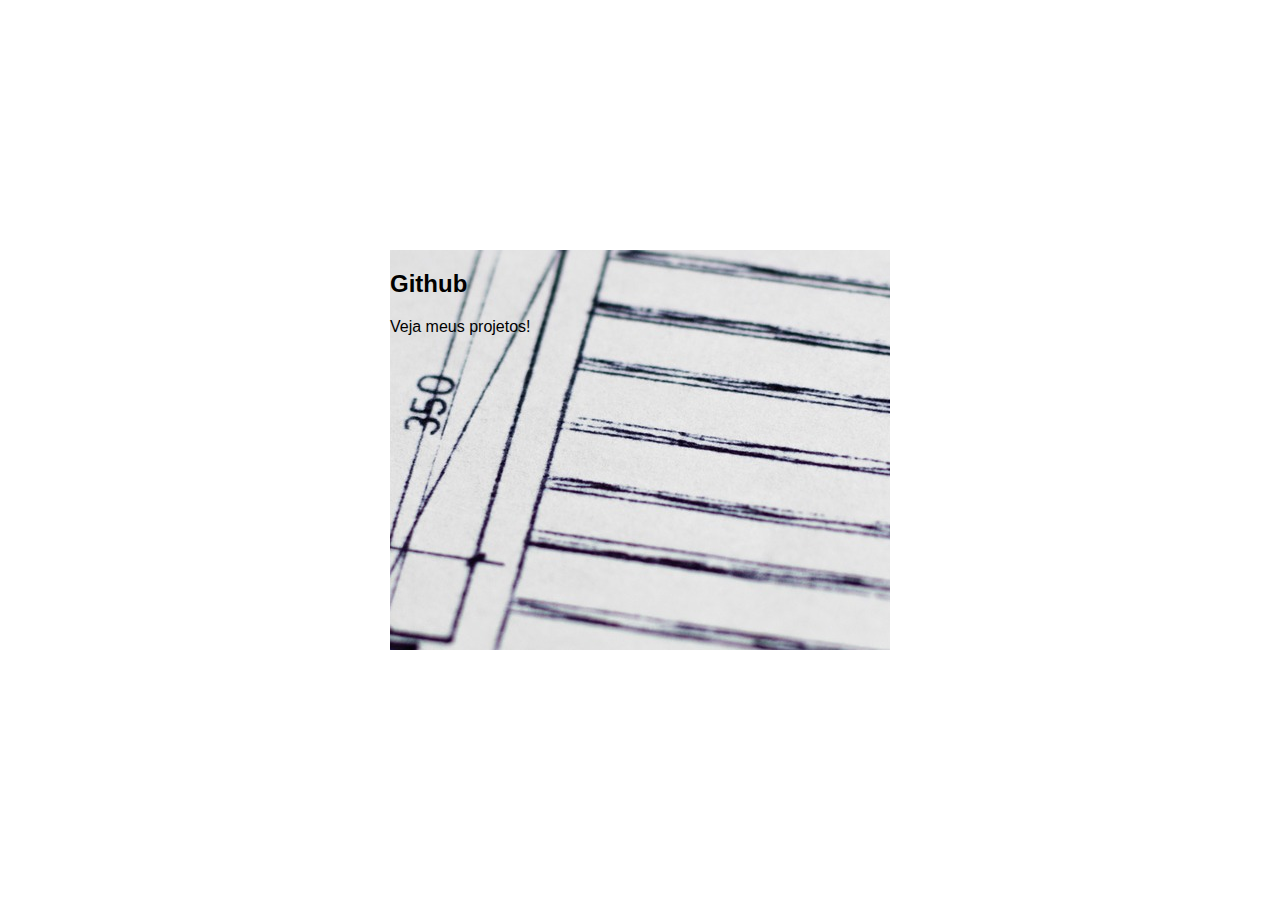
<file: projetos/desenvolvendo-um-menu-hamburguer-e-morphing-menu-com-css-transitions/index.html>
<!DOCTYPE html>
<html lang="pt-br">
<head>
	<meta charset="utf-8">
	<meta name="viewport" content="width=device-width, initial-scale=1">
	<link rel="stylesheet" type="text/css" href="style/style.css">
	<title></title>
</head>
<body>
	<div class="container">
		
		<div class="card">
			<div class="card-wrapper">
				<h2>Github</h2>
				<p>Veja meus projetos!</p>
			</div>
		</div>
	</div>

</body>
</html>
</file>
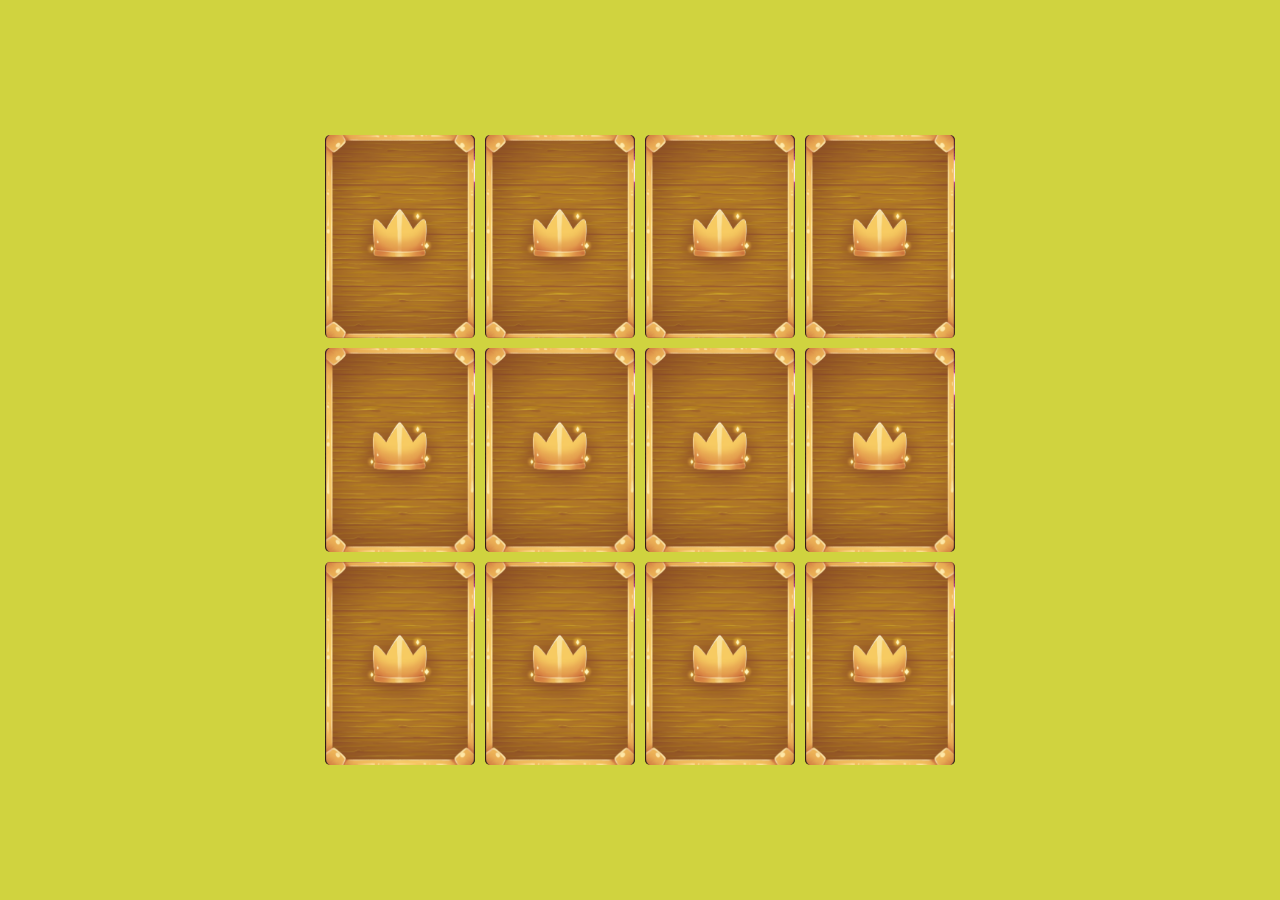
<file: projetos/jogo-da-memoria-braw-stars/index.html>
<!DOCTYPE html>
<html lang="pt-br">
<head>
    <meta charset="UTF-8">
    <meta name="viewport" content="width=device-width, initial-scale=1.0">
    <link rel="stylesheet" href="style/style.css">
    <title>Jogo da Memória</title>
</head>
<body>
    <main class="memory-game">
        <div class="card" data-card="jessie">
            <img src="resources/img/jessie.png" alt="face da carta" class="card-front">
            <img src="resources/img/box.png" alt="verso da carta" class="card-back">
        </div>
        <div class="card" data-card="colt">
            <img src="resources/img/colt.png" alt="face da carta" class="card-front">
            <img src="resources/img/box.png" alt="verso da carta" class="card-back">
        </div>
        <div class="card" data-card="shelly">
            <img src="resources/img/shelly.png" alt="face da carta" class="card-front">
            <img src="resources/img/box.png" alt="verso da carta" class="card-back">
        </div>
        <div class="card" data-card="bull">
            <img src="resources/img/bull.png" alt="face da carta" class="card-front">
            <img src="resources/img/box.png" alt="verso da carta" class="card-back">
        </div>
        <div class="card" data-card="bull">
            <img src="resources/img/bull.png" alt="face da carta" class="card-front">
            <img src="resources/img/box.png" alt="verso da carta" class="card-back">
        </div>
        <div class="card" data-card="colt">
            <img src="resources/img/colt.png" alt="face da carta" class="card-front">
            <img src="resources/img/box.png" alt="verso da carta" class="card-back">
        </div>
        <div class="card" data-card="shelly">
            <img src="resources/img/shelly.png" alt="face da carta" class="card-front">
            <img src="resources/img/box.png" alt="verso da carta" class="card-back">
        </div>
        <div class="card" data-card="jessie">
            <img src="resources/img/jessie.png" alt="face da carta" class="card-front">
            <img src="resources/img/box.png" alt="verso da carta" class="card-back">
        </div>
        <div class="card" data-card="max">
            <img src="resources/img/max.png" alt="face da carta" class="card-front">
            <img src="resources/img/box.png" alt="verso da carta" class="card-back">
        </div>
        <div class="card" data-card="penny">
            <img src="resources/img/penny.png" alt="face da carta" class="card-front">
            <img src="resources/img/box.png" alt="verso da carta" class="card-back">
        </div>
        <div class="card" data-card="max">
            <img src="resources/img/max.png" alt="face da carta" class="card-front">
            <img src="resources/img/box.png" alt="verso da carta" class="card-back">
        </div>
        <div class="card" data-card="penny">
            <img src="resources/img/penny.png" alt="face da carta" class="card-front">
            <img src="resources/img/box.png" alt="verso da carta" class="card-back">
        </div>
    </main>
    <script src="js/script.js"></script>
</body>
</html>
</file>
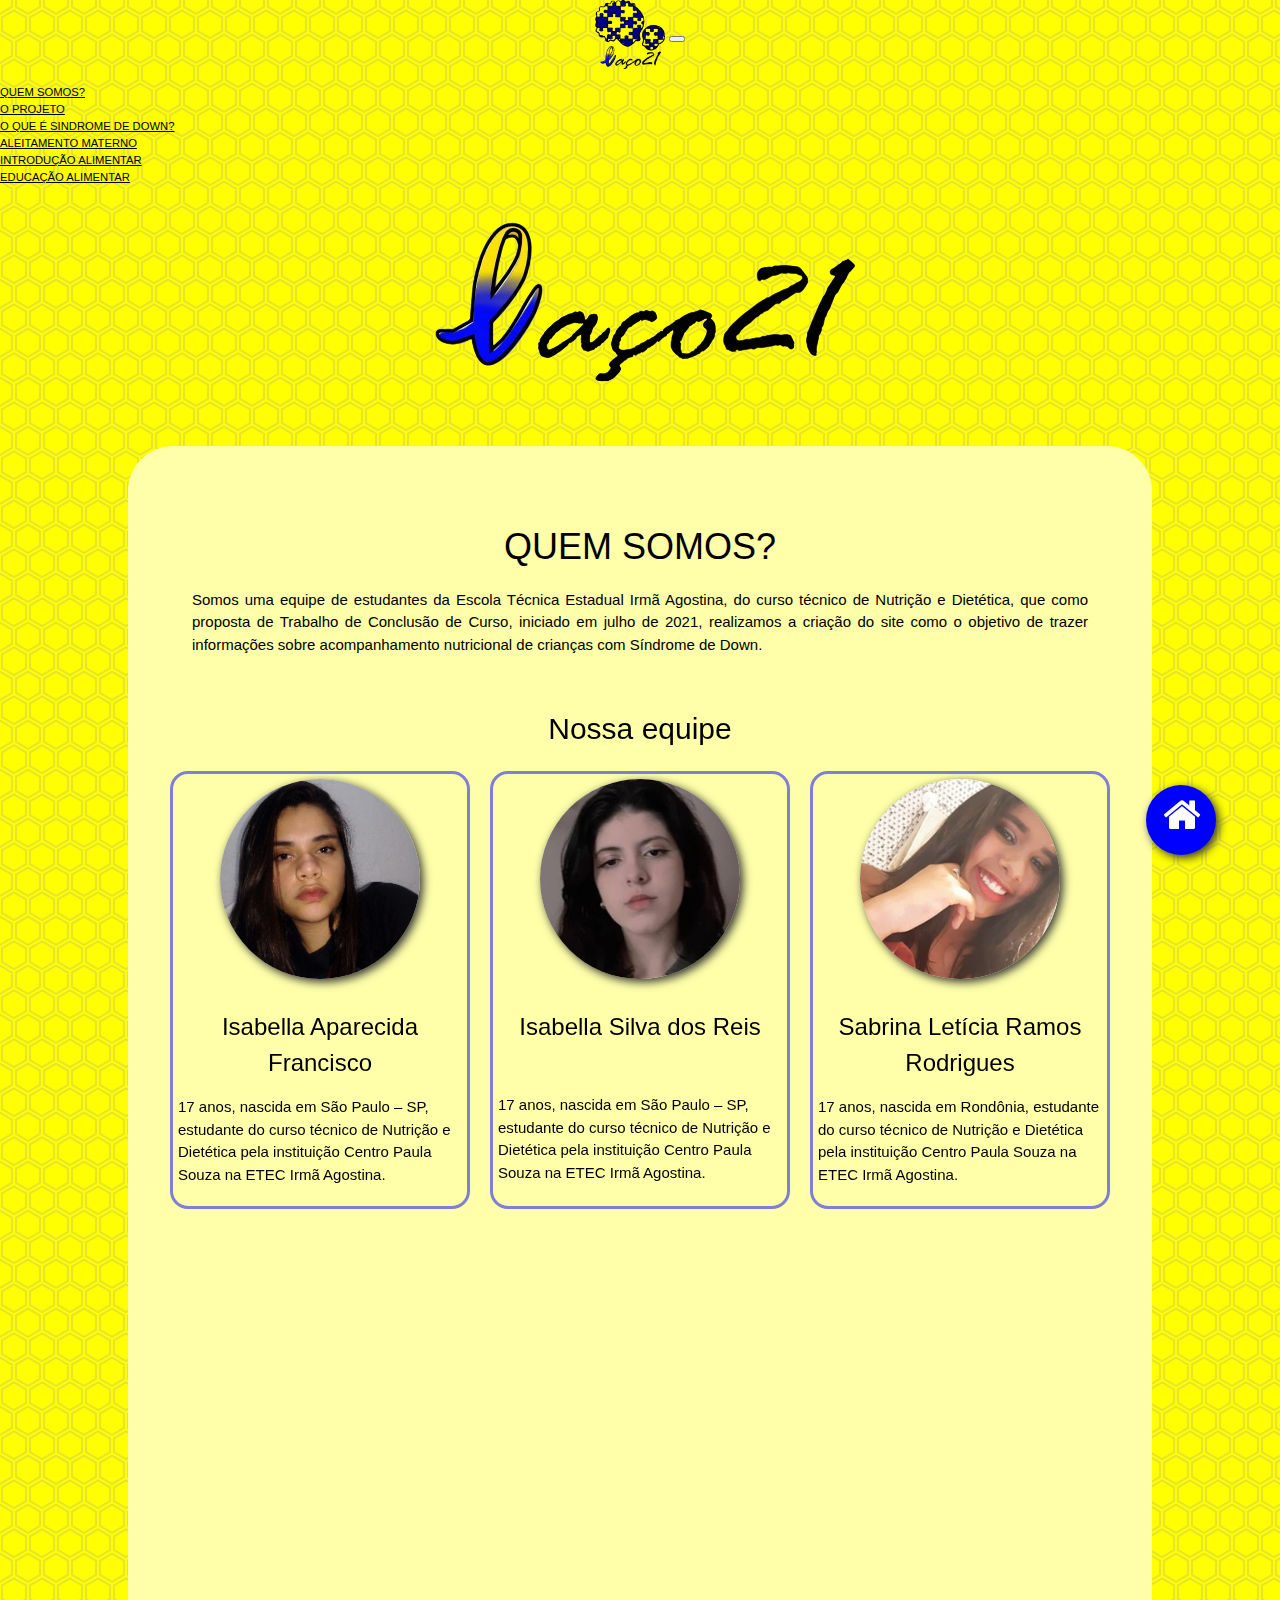
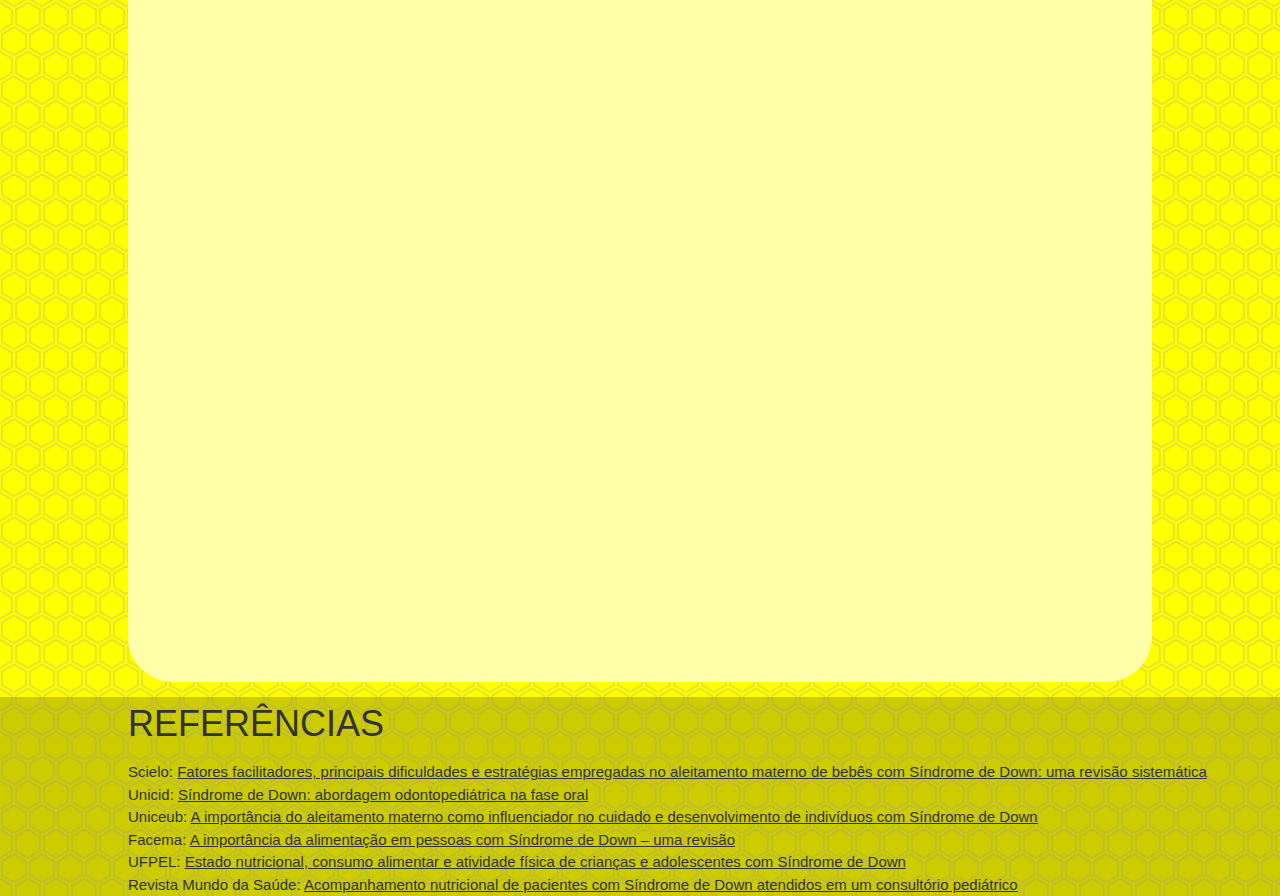
<file: projetos/laco21/index.html>
<!DOCTYPE html>
	<html lang="pt-br">
	<head>
		<meta charset="UTF-8">
	    <meta name="viewport" content="width=device-width, initial-scale=1, shrink-to-fit=no">

	    <link rel="icon" type="imagem/png" href="resources/icone-laco21-sem-fundo.png" />

	    <link rel="stylesheet" href="https://stackpath.bootstrapcdn.com/bootstrap/4.1.3/css/bootstrap.min.css" integrity="sha384-MCw98/SFnGE8fJT3GXwEOngsV7Zt27NXFoaoApmYm81iuXoPkFOJwJ8ERdknLPMO" crossorigin="anonymous">
		<link rel="stylesheet" href="style/style.css">

		<link rel="stylesheet" href="https://www.w3schools.com/w3css/4/w3.css">
		<link rel="stylesheet" href="https://cdnjs.cloudflare.com/ajax/libs/font-awesome/4.7.0/css/font-awesome.min.css">

		<link rel="stylesheet" href="https://unpkg.com/aos@next/dist/aos.css" />

		<title>Laço 21</title>
	</head>
	<body>
		<nav class="navbar navbar-expand-lg navbar-light navbar-fixed-top">
			<div class="container">
				<a class="navbar-brand" href="#"> <img id="icone-logo" src="resources/logo-laco21-sem-fundo.png"></a>
				<button class="navbar-toggler" type="button" data-toggle="collapse" data-target="#links-menu" aria-controls="links-menu" aria-expanded="false" aria-label="Alterna navegação">
	    			<span class="navbar-toggler-icon"></span>
	  			</button>
				<nav id="links-menu" class="collapse navbar-collapse">
					<ul class="nav navbar-nav ml-auto">
						<li class="nav-item"><a class="nav-link" href="index.html">QUEM SOMOS?<span class="sr-only">(current)</span></a></li>
						<li class="nav-item"><a class="nav-link" href="o-projeto.html">O PROJETO<span class="sr-only">(current)</span></a></li>
						<li class="nav-item"><a class="nav-link" href="o-que-e-sindrome-de-down.html">O QUE É SINDROME DE DOWN?<span class="sr-only">(current)</span></a></li>
						<li class="nav-item"><a class="nav-link" href="aleitamento-materno.html">ALEITAMENTO MATERNO<span class="sr-only">(current)</span></a></li>
						<li class="nav-item"><a class="nav-link" href="introducao-alimentar.html">INTRODUÇÃO ALIMENTAR<span class="sr-only">(current)</span></a></li>
						<li class="nav-item"><a class="nav-link" href="educacao-alimentar.html">EDUCAÇÃO ALIMENTAR<span class="sr-only">(current)</span></a></li>
					</ul>	
				</nav>
			</div>
		</nav>

		<div class="header">
			<img src="resources/titulo-laco21-sem-fundo.png">
		</div>

		<div class="corpo" data-aos="fade-up">
			<h1 id="quem-somos">QUEM SOMOS?</h1>
			<section class="content">
				<p>Somos uma equipe de estudantes da Escola Técnica Estadual Irmã Agostina, do curso técnico de Nutrição e Dietética, que como proposta de Trabalho de Conclusão de Curso, iniciado em julho de 2021, realizamos a criação do site como o objetivo de trazer informações sobre acompanhamento nutricional de crianças com Síndrome de Down.</p>
			</section>

			<h2 data-aos="fade-up">Nossa equipe</h2>
			<section id="nossa-equipe" data-aos="fade-up">
				<div class="aluno">
					<img src="resources/foto-isabella-aparecida-francisco.jpg">
					<h3>Isabella Aparecida Francisco</h3>
					<p>17 anos, nascida em São Paulo – SP, estudante do curso técnico de Nutrição e Dietética pela instituição Centro Paula Souza na ETEC Irmã Agostina.</p>
				</div>
			
				<div class="aluno">
					<img src="resources/foto-isabella-silva-dos-reis.jpg">
					<h3>Isabella Silva dos Reis</h3>
					<p>17 anos, nascida em São Paulo – SP, estudante do curso técnico de Nutrição e Dietética pela instituição Centro Paula Souza na ETEC Irmã Agostina.</p>	
				</div>
				
				<div class="aluno">
					<img src="resources/foto-sabrina-leticia-ramos-rodrigues.jpg">
					<h3>Sabrina Letícia Ramos Rodrigues</h3>
					<p>17 anos, nascida em Rondônia, estudante do curso técnico de Nutrição e Dietética pela instituição Centro Paula Souza na ETEC Irmã Agostina.</p>
				</div>
				<h2 data-aos="fade-up">Nosso logotipo</h2>
				
			</section>

			<section class="content logo-info" data-aos="fade-up">
					<img id="logo-grande"src="resources/logo-laco21-sem-fundo.png">
					<p>Como forma de termos uma marca registrada e algo que nos representasse, criamos nosso logotipo, a qual possui diversos significados.<p>
					<ul>
						<li>Cores</li>
					<p>As cores escolhidas, azul e amarelo, representam as cores da Trissomia 21.</p>
						<li>Fita no L e nome “Laço 21”</li>
					<p>A fita representa a Trissomia 21, trazendo uma ideia de laço, para que com esse trabalho criemos laços com pessoas que consigam orientar mães com crianças portadoras desta condição genética.</p>
						<li>Mulher e criança</li>
					<p>Representam o contato e afeto que a mãe possui com a criança, criado desde o aleitamento materno.</p>
						<li>Quebra-cabeça</li>
					<p>Reflete o propósito de encaixar informações que ajudam o público-alvo a procurarem auxílio profissional para o acompanhamento nutricional adequado para essas crianças.</p>
					</ul>
				</section>
		

			</div>
			
		<ul class="referencias"><h1 id="referencias">REFERÊNCIAS</h1>
			<li><span>Scielo:</span>
				<a href="https://www.scielo.br/j/acr/a/D8RxtLrYgY8vkQKRSgQcDbb/?lang=pt&format=html">Fatores facilitadores, principais dificuldades e estratégias empregadas no aleitamento materno de bebês com Síndrome de Down: uma revisão sistemática</a></li>
			<li><span>Unicid:</span>
				<a href="https://publicacoes.unicid.edu.br/index.php/revistadaodontologia/article/view/801/683">Síndrome de Down: abordagem odontopediátrica na fase oral</a></li>
			<li><span>Uniceub:</span>
				<a href="https://repositorio.uniceub.br/jspui/bitstream/prefix/15359/1/21801732%20e%2021805093.pdf">A importância do aleitamento materno como influenciador no cuidado e desenvolvimento de indivíduos com Síndrome de Down</a></li>
			<li><span>Facema:</span>
				<a href="http://www.facema.edu.br/ojs/index.php/ReOnFacema/article/view/200">A importância da alimentação em pessoas com Síndrome de Down – uma revisão</a></li>
			<li><span>UFPEL:</span>
				<a href="http://www.guaiaca.ufpel.edu.br/handle/123456789/1791">Estado nutricional, consumo alimentar e atividade física de crianças e adolescentes com Síndrome de Down</a></li>
			<li><span>Revista Mundo da Saúde:</span>
				<a href="https://revistamundodasaude.emnuvens.com.br/mundodasaude/article/view/758">Acompanhamento nutricional de pacientes com Síndrome de Down atendidos em um consultório pediátrico</a></li>
		</ul>
		

		<a id="link-topo"href="#"><i class="fa fa-home"></i></a>

		<script src="https://unpkg.com/aos@next/dist/aos.js"></script>
  		<script>
    		AOS.init({
    			duration: 1000,
    			});
  		</script>

		<script src="https://code.jquery.com/jquery-3.3.1.slim.min.js" integrity="sha384-q8i/X+965DzO0rT7abK41JStQIAqVgRVzpbzo5smXKp4YfRvH+8abtTE1Pi6jizo" crossorigin="anonymous"></script>
		<script src="https://cdnjs.cloudflare.com/ajax/libs/popper.js/1.14.3/umd/popper.min.js" integrity="sha384-ZMP7rVo3mIykV+2+9J3UJ46jBk0WLaUAdn689aCwoqbBJiSnjAK/l8WvCWPIPm49" crossorigin="anonymous"></script>
		<script src="https://stackpath.bootstrapcdn.com/bootstrap/4.1.3/js/bootstrap.min.js" integrity="sha384-ChfqqxuZUCnJSK3+MXmPNIyE6ZbWh2IMqE241rYiqJxyMiZ6OW/JmZQ5stwEULTy" crossorigin="anonymous"></script>
	</body>
</html>
</file>
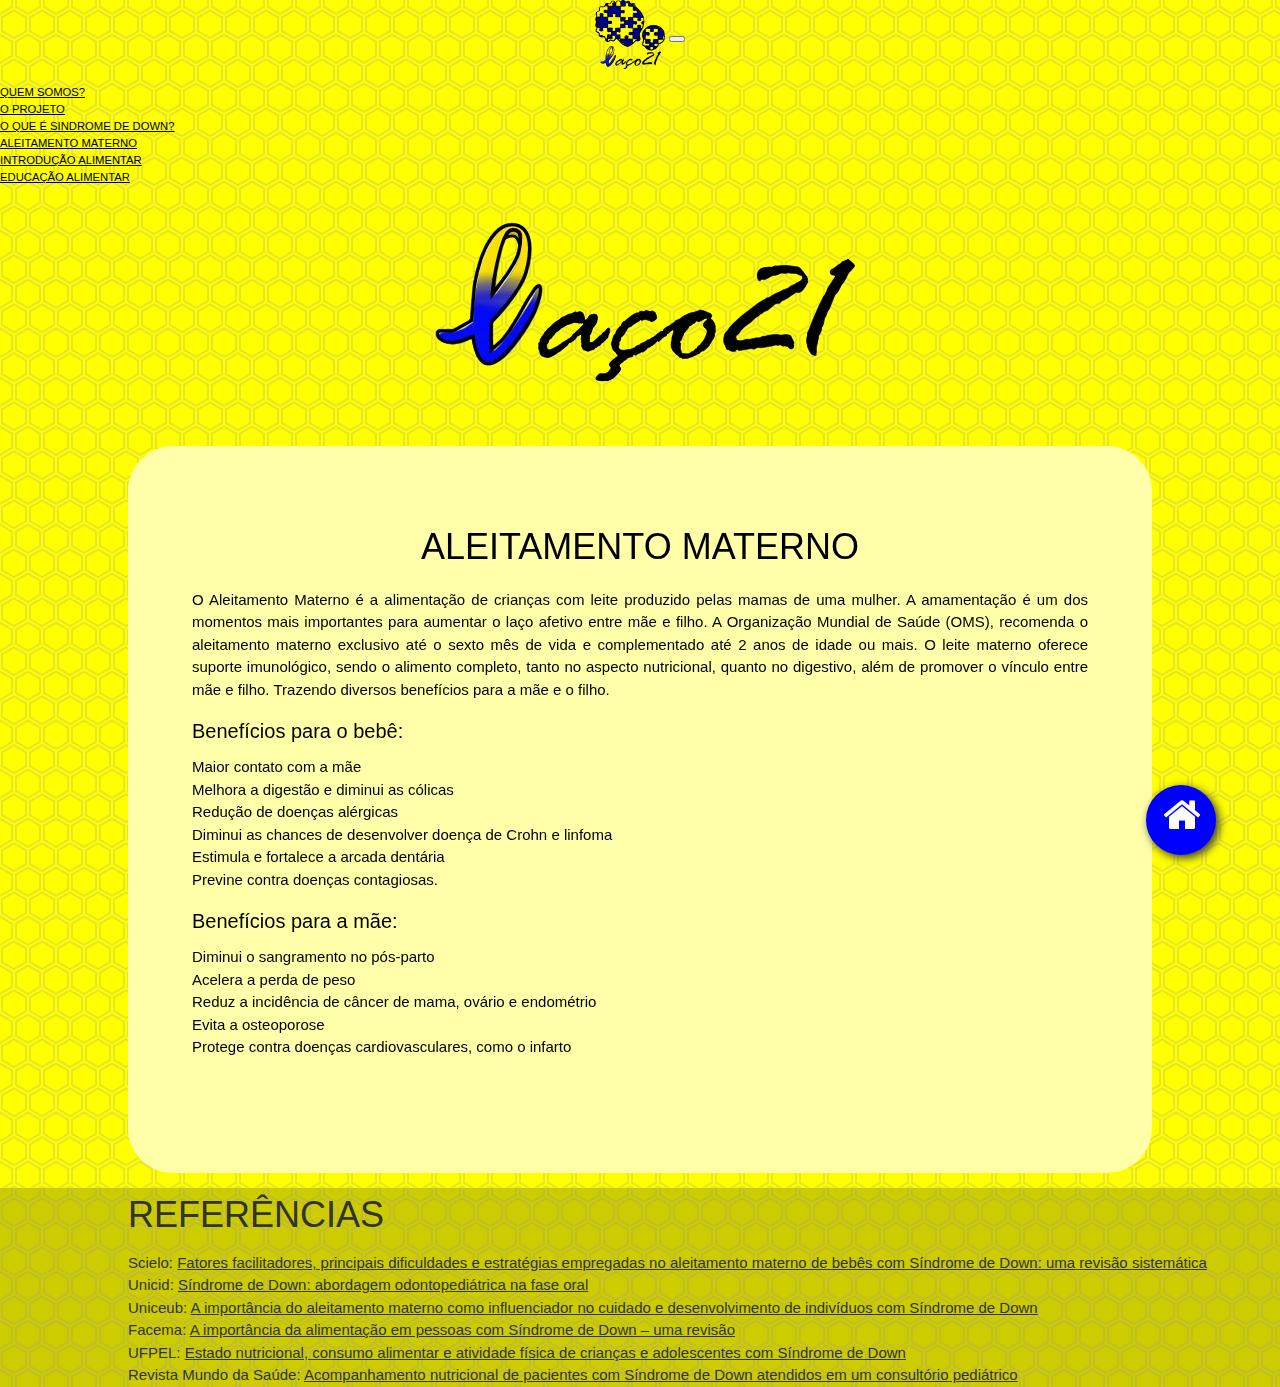
<file: projetos/laco21/aleitamento-materno.html>
<!DOCTYPE html>
	<html lang="pt-br">
	<head>
		<meta charset="UTF-8">
	    <meta name="viewport" content="width=device-width, initial-scale=1, shrink-to-fit=no">

	    <link rel="icon" type="imagem/png" href="resources/icone-laco21-sem-fundo.png" />

	    <link rel="stylesheet" href="https://stackpath.bootstrapcdn.com/bootstrap/4.1.3/css/bootstrap.min.css" integrity="sha384-MCw98/SFnGE8fJT3GXwEOngsV7Zt27NXFoaoApmYm81iuXoPkFOJwJ8ERdknLPMO" crossorigin="anonymous">
		<link rel="stylesheet" href="style/style.css">

		<link rel="stylesheet" href="https://www.w3schools.com/w3css/4/w3.css">
		<link rel="stylesheet" href="https://cdnjs.cloudflare.com/ajax/libs/font-awesome/4.7.0/css/font-awesome.min.css">

		<link rel="stylesheet" href="https://unpkg.com/aos@next/dist/aos.css" />

		<title>Laço 21</title>
	</head>
	<body>
		<nav class="navbar navbar-expand-lg navbar-light navbar-fixed-top">
			<div class="container">
				<a class="navbar-brand" href="#"> <img id="icone-logo" src="resources/logo-laco21-sem-fundo.png"></a>
				<button class="navbar-toggler" type="button" data-toggle="collapse" data-target="#links-menu" aria-controls="links-menu" aria-expanded="false" aria-label="Alterna navegação">
	    			<span class="navbar-toggler-icon"></span>
	  			</button>
				<nav id="links-menu" class="collapse navbar-collapse">
					<ul class="nav navbar-nav ml-auto">
						<li class="nav-item"><a class="nav-link" href="index.html">QUEM SOMOS?<span class="sr-only">(current)</span></a></li>
						<li class="nav-item"><a class="nav-link" href="o-projeto.html">O PROJETO<span class="sr-only">(current)</span></a></li>
						<li class="nav-item"><a class="nav-link" href="o-que-e-sindrome-de-down.html">O QUE É SINDROME DE DOWN?<span class="sr-only">(current)</span></a></li>
						<li class="nav-item"><a class="nav-link" href="aleitamento-materno.html">ALEITAMENTO MATERNO<span class="sr-only">(current)</span></a></li>
						<li class="nav-item"><a class="nav-link" href="introducao-alimentar.html">INTRODUÇÃO ALIMENTAR<span class="sr-only">(current)</span></a></li>
						<li class="nav-item"><a class="nav-link" href="educacao-alimentar.html">EDUCAÇÃO ALIMENTAR<span class="sr-only">(current)</span></a></li>
					</ul>
				</nav>
			</div>
		</nav>

		<div class="header">
			<img src="resources/titulo-laco21-sem-fundo.png">
		</div>


		<div class="corpo">
			
			<h1 id="aleitamento-materno" data-aos="fade-up">ALEITAMENTO MATERNO</h1>

			<section class="content" data-aos="fade-up">
				<p>O Aleitamento Materno é a alimentação de crianças com leite produzido pelas mamas de uma mulher. A amamentação é um dos momentos mais importantes para aumentar o laço afetivo entre mãe e filho. A Organização Mundial de Saúde (OMS), recomenda o aleitamento materno exclusivo até o sexto mês de vida e complementado até 2 anos de idade ou mais. O leite materno oferece suporte imunológico, sendo o alimento completo, tanto no aspecto nutricional, quanto no digestivo, além de promover o vínculo entre mãe e filho. Trazendo diversos benefícios para a mãe e o filho.<p>

				<ul><h4>Benefícios para o bebê:</h4>
					<li>Maior contato com a mãe</li>
					<li>Melhora a digestão e diminui as cólicas</li>
					<li>Redução de doenças alérgicas</li>
					<li>Diminui as chances de desenvolver doença de Crohn e linfoma</li>
					<li>Estimula e fortalece a arcada dentária</li>
					<li>Previne contra doenças contagiosas.</li>
				</ul>

				<ul><h4>Benefícios para a mãe:</h4>
					<li>Diminui o sangramento no pós-parto</li>
					<li>Acelera a perda de peso</li>
					<li>Reduz a incidência de câncer de mama, ovário e endométrio</li>
					<li>Evita a osteoporose</li>
					<li>Protege contra doenças cardiovasculares, como o infarto</li>
				</ul>

			</section>


		</div>
			<ul class="referencias"><h1 id="referencias">REFERÊNCIAS</h1>
			<li><span>Scielo:</span>
				<a href="https://www.scielo.br/j/acr/a/D8RxtLrYgY8vkQKRSgQcDbb/?lang=pt&format=html">Fatores facilitadores, principais dificuldades e estratégias empregadas no aleitamento materno de bebês com Síndrome de Down: uma revisão sistemática</a></li>
			<li><span>Unicid:</span>
				<a href="https://publicacoes.unicid.edu.br/index.php/revistadaodontologia/article/view/801/683">Síndrome de Down: abordagem odontopediátrica na fase oral</a></li>
			<li><span>Uniceub:</span>
				<a href="https://repositorio.uniceub.br/jspui/bitstream/prefix/15359/1/21801732%20e%2021805093.pdf">A importância do aleitamento materno como influenciador no cuidado e desenvolvimento de indivíduos com Síndrome de Down</a></li>
			<li><span>Facema:</span>
				<a href="http://www.facema.edu.br/ojs/index.php/ReOnFacema/article/view/200">A importância da alimentação em pessoas com Síndrome de Down – uma revisão</a></li>
			<li><span>UFPEL:</span>
				<a href="http://www.guaiaca.ufpel.edu.br/handle/123456789/1791">Estado nutricional, consumo alimentar e atividade física de crianças e adolescentes com Síndrome de Down</a></li>
			<li><span>Revista Mundo da Saúde:</span>
				<a href="https://revistamundodasaude.emnuvens.com.br/mundodasaude/article/view/758">Acompanhamento nutricional de pacientes com Síndrome de Down atendidos em um consultório pediátrico</a></li>
		</ul>

		<a id="link-topo"href="#"><i class="fa fa-home"></i></a>

		<script src="https://unpkg.com/aos@next/dist/aos.js"></script>
  		<script>
    		AOS.init({
    			duration: 1000,
    			});
  		</script>

		<script src="https://code.jquery.com/jquery-3.3.1.slim.min.js" integrity="sha384-q8i/X+965DzO0rT7abK41JStQIAqVgRVzpbzo5smXKp4YfRvH+8abtTE1Pi6jizo" crossorigin="anonymous"></script>
		<script src="https://cdnjs.cloudflare.com/ajax/libs/popper.js/1.14.3/umd/popper.min.js" integrity="sha384-ZMP7rVo3mIykV+2+9J3UJ46jBk0WLaUAdn689aCwoqbBJiSnjAK/l8WvCWPIPm49" crossorigin="anonymous"></script>
		<script src="https://stackpath.bootstrapcdn.com/bootstrap/4.1.3/js/bootstrap.min.js" integrity="sha384-ChfqqxuZUCnJSK3+MXmPNIyE6ZbWh2IMqE241rYiqJxyMiZ6OW/JmZQ5stwEULTy" crossorigin="anonymous"></script>
	</body>
</file>
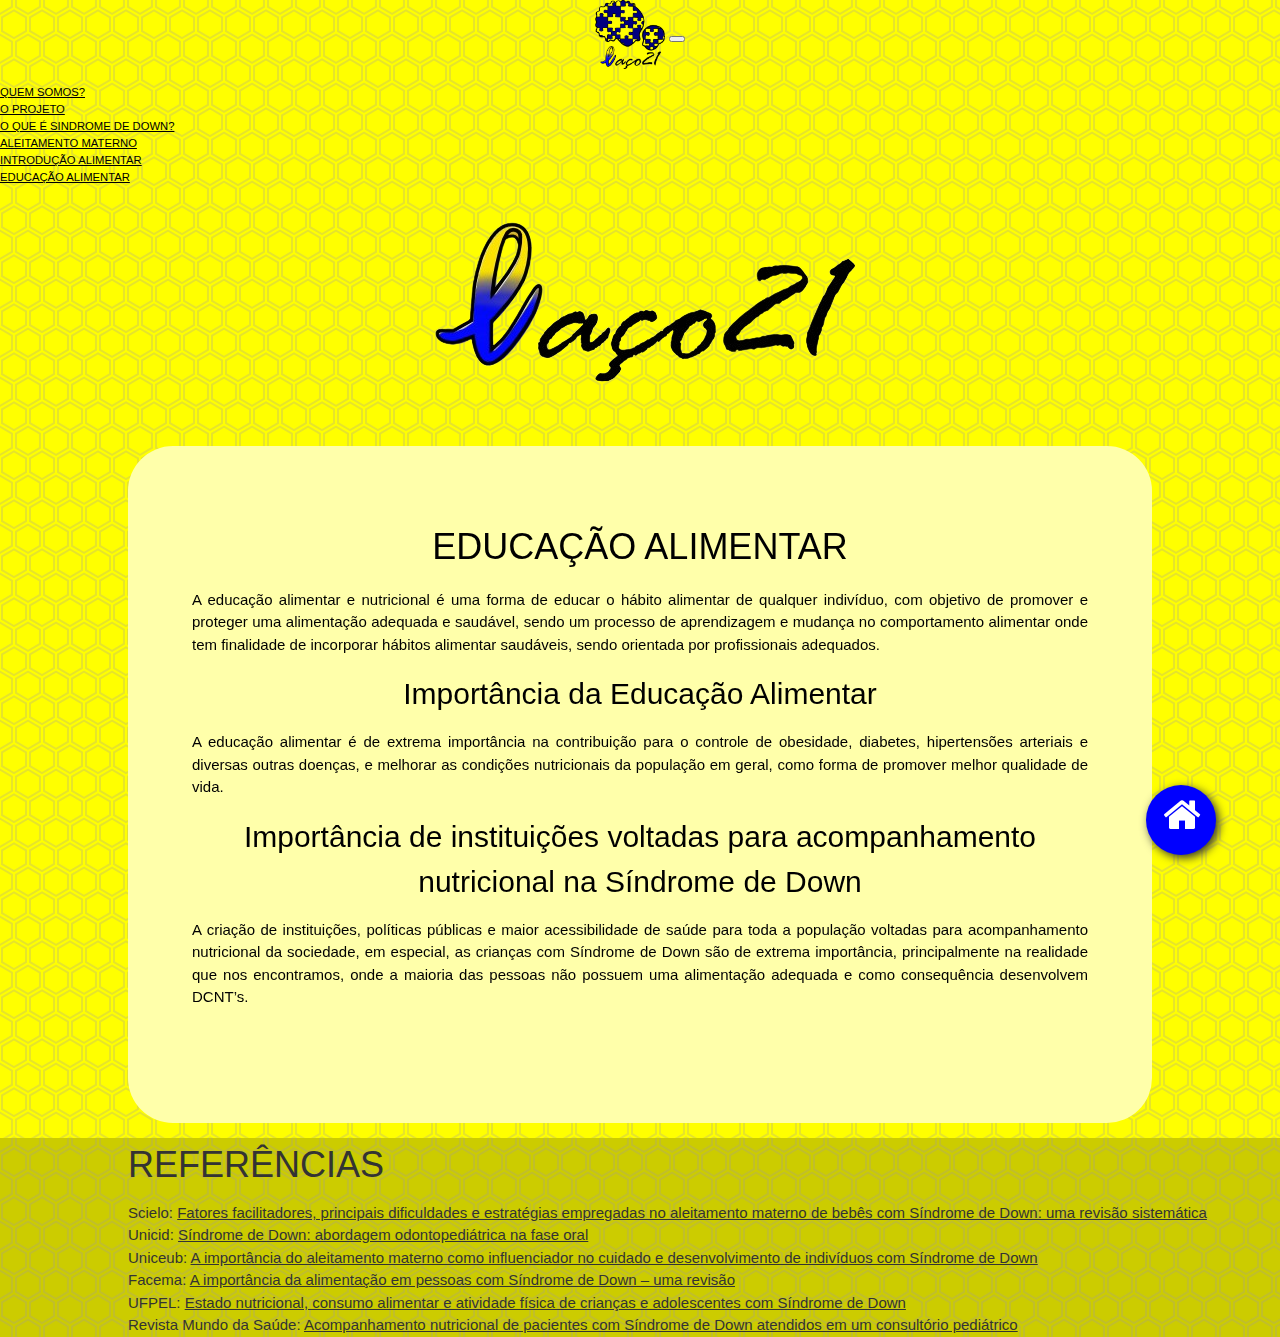
<file: projetos/laco21/educacao-alimentar.html>
<!DOCTYPE html>
	<html lang="pt-br">
	<head>
		<meta charset="UTF-8">
	    <meta name="viewport" content="width=device-width, initial-scale=1, shrink-to-fit=no">

	    <link rel="icon" type="imagem/png" href="resources/icone-laco21-sem-fundo.png" />

	    <link rel="stylesheet" href="https://stackpath.bootstrapcdn.com/bootstrap/4.1.3/css/bootstrap.min.css" integrity="sha384-MCw98/SFnGE8fJT3GXwEOngsV7Zt27NXFoaoApmYm81iuXoPkFOJwJ8ERdknLPMO" crossorigin="anonymous">
		<link rel="stylesheet" href="style/style.css">

		<link rel="stylesheet" href="https://www.w3schools.com/w3css/4/w3.css">
		<link rel="stylesheet" href="https://cdnjs.cloudflare.com/ajax/libs/font-awesome/4.7.0/css/font-awesome.min.css">

		<link rel="stylesheet" href="https://unpkg.com/aos@next/dist/aos.css" />

		<title>Laço 21</title>
	</head>
	<body>
		<nav class="navbar navbar-expand-lg navbar-light navbar-fixed-top">
			<div class="container">
				<a class="navbar-brand" href="#"> <img id="icone-logo" src="resources/logo-laco21-sem-fundo.png"></a>
				<button class="navbar-toggler" type="button" data-toggle="collapse" data-target="#links-menu" aria-controls="links-menu" aria-expanded="false" aria-label="Alterna navegação">
	    			<span class="navbar-toggler-icon"></span>
	  			</button>
				<nav id="links-menu" class="collapse navbar-collapse">
					<ul class="nav navbar-nav ml-auto">
						<li class="nav-item"><a class="nav-link" href="index.html">QUEM SOMOS?<span class="sr-only">(current)</span></a></li>
						<li class="nav-item"><a class="nav-link" href="o-projeto.html">O PROJETO<span class="sr-only">(current)</span></a></li>
						<li class="nav-item"><a class="nav-link" href="o-que-e-sindrome-de-down.html">O QUE É SINDROME DE DOWN?<span class="sr-only">(current)</span></a></li>
						<li class="nav-item"><a class="nav-link" href="aleitamento-materno.html">ALEITAMENTO MATERNO<span class="sr-only">(current)</span></a></li>
						<li class="nav-item"><a class="nav-link" href="introducao-alimentar.html">INTRODUÇÃO ALIMENTAR<span class="sr-only">(current)</span></a></li>
						<li class="nav-item"><a class="nav-link" href="educacao-alimentar.html">EDUCAÇÃO ALIMENTAR<span class="sr-only">(current)</span></a></li>
					</ul>
				</nav>
			</div>
		</nav>

		<div class="header">
			<img src="resources/titulo-laco21-sem-fundo.png">
		</div>


		<div class="corpo">
			<h1 id="educacao-alimentar" data-aos="fade-up">EDUCAÇÃO ALIMENTAR</h1>

			<section class="content" data-aos="fade-up">
				<p>A educação alimentar e nutricional é uma forma de educar o hábito alimentar de qualquer indivíduo, com objetivo de promover e proteger uma alimentação adequada e saudável, sendo um processo de aprendizagem e mudança no comportamento alimentar onde tem finalidade de incorporar hábitos alimentar saudáveis, sendo orientada por profissionais adequados.</p>
				<h2>Importância da Educação Alimentar</h2>
				<p>A educação alimentar é de extrema importância na contribuição para o controle de obesidade, diabetes, hipertensões arteriais e diversas outras doenças, e melhorar as condições nutricionais da população em geral, como forma de promover melhor qualidade de vida.</p>
				<h2>Importância de instituições voltadas para acompanhamento nutricional na Síndrome de Down</h2>
				<p>A criação de instituições, políticas públicas e maior acessibilidade de saúde para toda a população voltadas para acompanhamento nutricional da sociedade, em especial, as crianças com Síndrome de Down são de extrema importância, principalmente na realidade que nos encontramos, onde a maioria das pessoas não possuem uma alimentação adequada e como consequência desenvolvem DCNT’s. </p>
			</section>

		</div>

			<ul class="referencias"><h1 id="referencias">REFERÊNCIAS</h1>
			<li><span>Scielo:</span>
				<a href="https://www.scielo.br/j/acr/a/D8RxtLrYgY8vkQKRSgQcDbb/?lang=pt&format=html">Fatores facilitadores, principais dificuldades e estratégias empregadas no aleitamento materno de bebês com Síndrome de Down: uma revisão sistemática</a></li>
			<li><span>Unicid:</span>
				<a href="https://publicacoes.unicid.edu.br/index.php/revistadaodontologia/article/view/801/683">Síndrome de Down: abordagem odontopediátrica na fase oral</a></li>
			<li><span>Uniceub:</span>
				<a href="https://repositorio.uniceub.br/jspui/bitstream/prefix/15359/1/21801732%20e%2021805093.pdf">A importância do aleitamento materno como influenciador no cuidado e desenvolvimento de indivíduos com Síndrome de Down</a></li>
			<li><span>Facema:</span>
				<a href="http://www.facema.edu.br/ojs/index.php/ReOnFacema/article/view/200">A importância da alimentação em pessoas com Síndrome de Down – uma revisão</a></li>
			<li><span>UFPEL:</span>
				<a href="http://www.guaiaca.ufpel.edu.br/handle/123456789/1791">Estado nutricional, consumo alimentar e atividade física de crianças e adolescentes com Síndrome de Down</a></li>
			<li><span>Revista Mundo da Saúde:</span>
				<a href="https://revistamundodasaude.emnuvens.com.br/mundodasaude/article/view/758">Acompanhamento nutricional de pacientes com Síndrome de Down atendidos em um consultório pediátrico</a></li>
		</ul>
		<a id="link-topo"href="#"><i class="fa fa-home"></i></a>

		<script src="https://unpkg.com/aos@next/dist/aos.js"></script>
  		<script>
    		AOS.init({
    			duration: 1000,
    			});
  		</script>

		<script src="https://code.jquery.com/jquery-3.3.1.slim.min.js" integrity="sha384-q8i/X+965DzO0rT7abK41JStQIAqVgRVzpbzo5smXKp4YfRvH+8abtTE1Pi6jizo" crossorigin="anonymous"></script>
		<script src="https://cdnjs.cloudflare.com/ajax/libs/popper.js/1.14.3/umd/popper.min.js" integrity="sha384-ZMP7rVo3mIykV+2+9J3UJ46jBk0WLaUAdn689aCwoqbBJiSnjAK/l8WvCWPIPm49" crossorigin="anonymous"></script>
		<script src="https://stackpath.bootstrapcdn.com/bootstrap/4.1.3/js/bootstrap.min.js" integrity="sha384-ChfqqxuZUCnJSK3+MXmPNIyE6ZbWh2IMqE241rYiqJxyMiZ6OW/JmZQ5stwEULTy" crossorigin="anonymous"></script>
	</body>
</file>
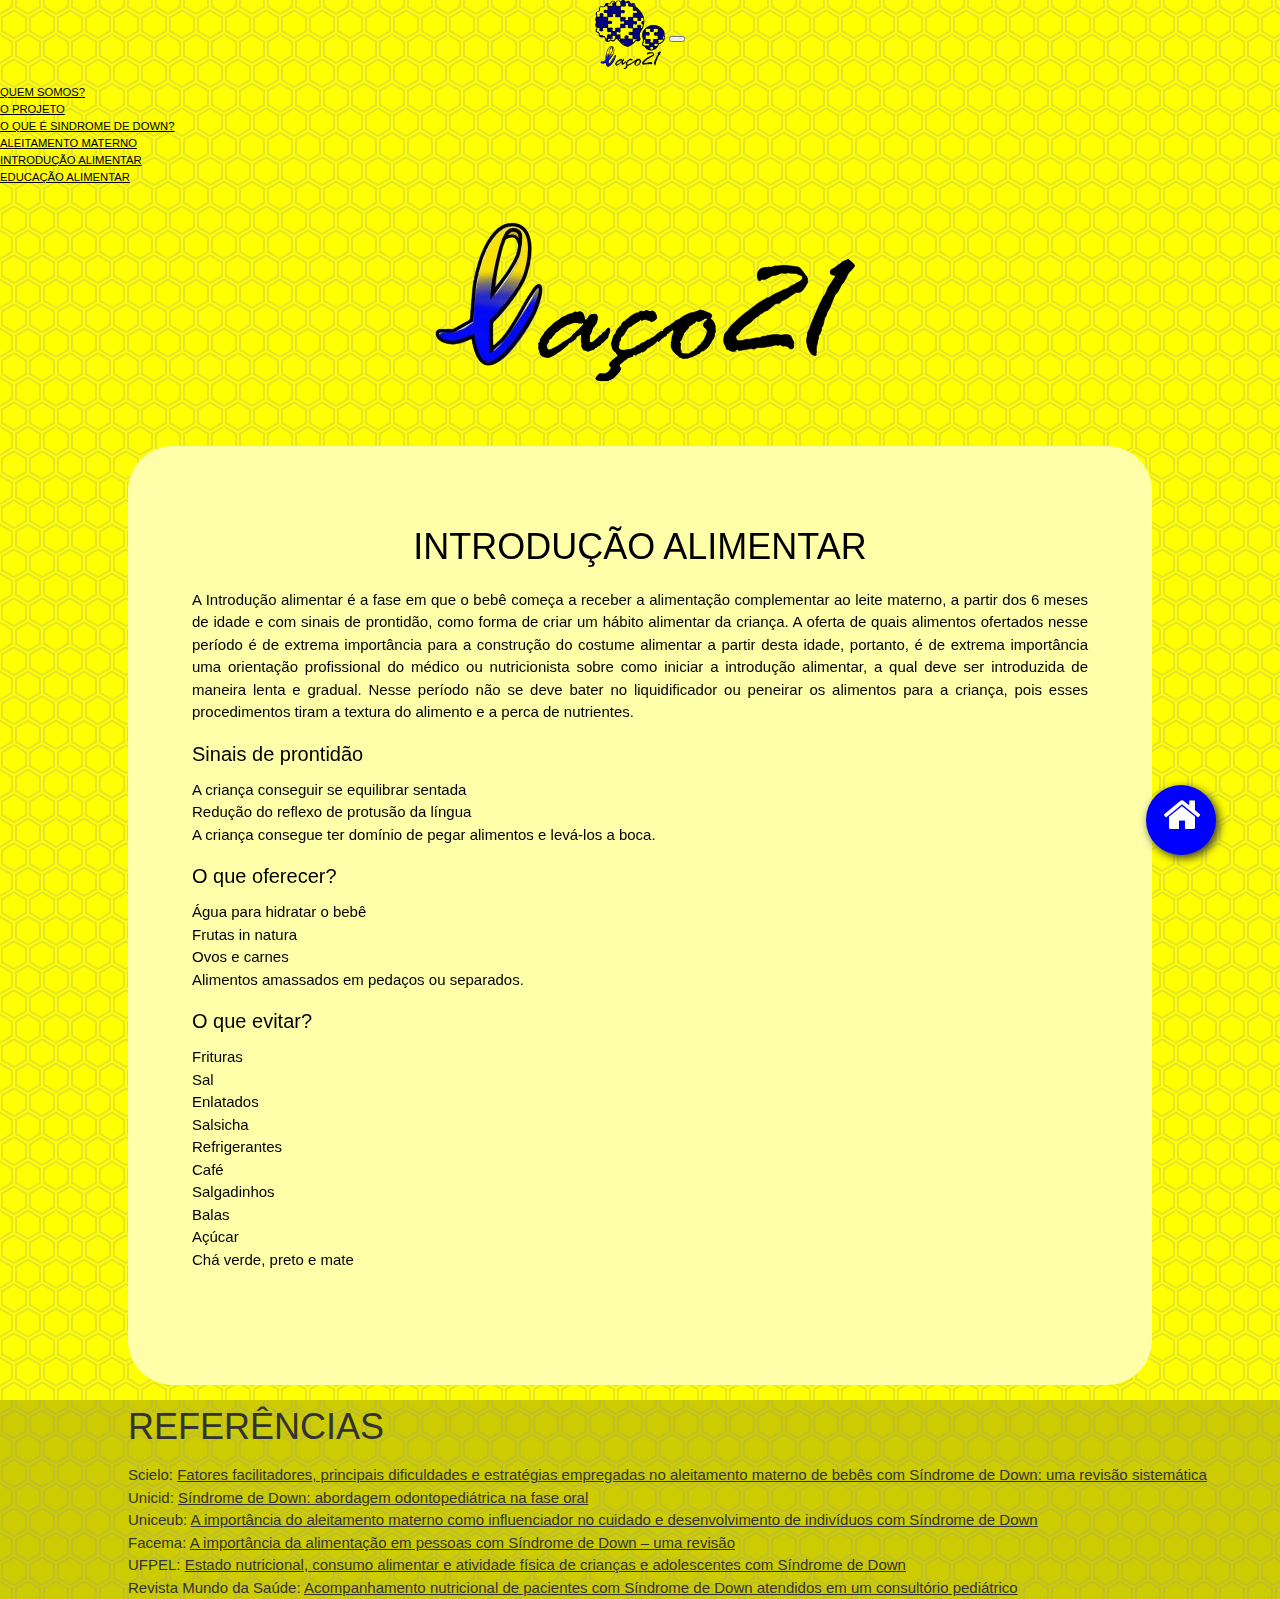
<file: projetos/laco21/introducao-alimentar.html>
<!DOCTYPE html>
	<html lang="pt-br">
	<head>
		<meta charset="UTF-8">
	    <meta name="viewport" content="width=device-width, initial-scale=1, shrink-to-fit=no">

	    <link rel="icon" type="imagem/png" href="resources/icone-laco21-sem-fundo.png" />

	    <link rel="stylesheet" href="https://stackpath.bootstrapcdn.com/bootstrap/4.1.3/css/bootstrap.min.css" integrity="sha384-MCw98/SFnGE8fJT3GXwEOngsV7Zt27NXFoaoApmYm81iuXoPkFOJwJ8ERdknLPMO" crossorigin="anonymous">
		<link rel="stylesheet" href="style/style.css">

		<link rel="stylesheet" href="https://www.w3schools.com/w3css/4/w3.css">
		<link rel="stylesheet" href="https://cdnjs.cloudflare.com/ajax/libs/font-awesome/4.7.0/css/font-awesome.min.css">

		<link rel="stylesheet" href="https://unpkg.com/aos@next/dist/aos.css" />

		<title>Laço 21</title>
	</head>
	<body>
		<nav class="navbar navbar-expand-lg navbar-light navbar-fixed-top">
			<div class="container">
				<a class="navbar-brand" href="#"> <img id="icone-logo" src="resources/logo-laco21-sem-fundo.png"></a>
				<button class="navbar-toggler" type="button" data-toggle="collapse" data-target="#links-menu" aria-controls="links-menu" aria-expanded="false" aria-label="Alterna navegação">
	    			<span class="navbar-toggler-icon"></span>
	  			</button>
				<nav id="links-menu" class="collapse navbar-collapse">
					<ul class="nav navbar-nav ml-auto">
						<li class="nav-item"><a class="nav-link" href="index.html">QUEM SOMOS?<span class="sr-only">(current)</span></a></li>
						<li class="nav-item"><a class="nav-link" href="o-projeto.html">O PROJETO<span class="sr-only">(current)</span></a></li>
						<li class="nav-item"><a class="nav-link" href="o-que-e-sindrome-de-down.html">O QUE É SINDROME DE DOWN?<span class="sr-only">(current)</span></a></li>
						<li class="nav-item"><a class="nav-link" href="aleitamento-materno.html">ALEITAMENTO MATERNO<span class="sr-only">(current)</span></a></li>
						<li class="nav-item"><a class="nav-link" href="introducao-alimentar.html">INTRODUÇÃO ALIMENTAR<span class="sr-only">(current)</span></a></li>
						<li class="nav-item"><a class="nav-link" href="educacao-alimentar.html">EDUCAÇÃO ALIMENTAR<span class="sr-only">(current)</span></a></li>
					</ul>
				</nav>
			</div>
		</nav>

		<div class="header">
			<img src="resources/titulo-laco21-sem-fundo.png">
		</div>


		<div class="corpo">
			<h1 id="introducao-alimentar" data-aos="fade-up">INTRODUÇÃO ALIMENTAR</h1>

			<section class="content" data-aos="fade-up">
				<p>A Introdução alimentar é a fase em que o bebê começa a receber a alimentação complementar ao leite materno, a partir dos 6 meses de idade e com sinais de prontidão, como forma de criar um hábito alimentar da criança. A oferta de quais alimentos ofertados nesse período é de extrema importância para a construção do costume alimentar a partir desta idade, portanto, é de extrema importância uma orientação profissional do médico ou nutricionista sobre como iniciar a introdução alimentar, a qual deve ser introduzida de maneira lenta e gradual. Nesse período não se deve bater no liquidificador ou peneirar os alimentos para a criança, pois esses procedimentos tiram a textura do alimento e a perca de nutrientes.</p>

				<ul><h4>Sinais de prontidão</h4>
					<li>A criança conseguir se equilibrar sentada</li>
					<li>Redução do reflexo de protusão da língua</li>
					<li>A criança consegue ter domínio de pegar alimentos e levá-los a boca.</li>
				</ul>

				<ul><h4>O que oferecer?</h4>
					<li>Água para hidratar o bebê</li>
					<li>Frutas in natura</li>
					<li>Ovos e carnes</li>
					<li>Alimentos amassados em pedaços ou separados.</li>
				</ul>

				<ul><h4>O que evitar?</h4>
					<li>Frituras</li>
					<li>Sal</li>
					<li>Enlatados</li>
					<li>Salsicha</li>
					<li>Refrigerantes</li>
					<li>Café</li>
					<li>Salgadinhos</li>
					<li>Balas</li>
					<li>Açúcar</li>
					<li>Chá verde, preto e mate</li>
				</ul>

			</section>


		</div>
			<ul class="referencias"><h1 id="referencias">REFERÊNCIAS</h1>
			<li><span>Scielo:</span>
				<a href="https://www.scielo.br/j/acr/a/D8RxtLrYgY8vkQKRSgQcDbb/?lang=pt&format=html">Fatores facilitadores, principais dificuldades e estratégias empregadas no aleitamento materno de bebês com Síndrome de Down: uma revisão sistemática</a></li>
			<li><span>Unicid:</span>
				<a href="https://publicacoes.unicid.edu.br/index.php/revistadaodontologia/article/view/801/683">Síndrome de Down: abordagem odontopediátrica na fase oral</a></li>
			<li><span>Uniceub:</span>
				<a href="https://repositorio.uniceub.br/jspui/bitstream/prefix/15359/1/21801732%20e%2021805093.pdf">A importância do aleitamento materno como influenciador no cuidado e desenvolvimento de indivíduos com Síndrome de Down</a></li>
			<li><span>Facema:</span>
				<a href="http://www.facema.edu.br/ojs/index.php/ReOnFacema/article/view/200">A importância da alimentação em pessoas com Síndrome de Down – uma revisão</a></li>
			<li><span>UFPEL:</span>
				<a href="http://www.guaiaca.ufpel.edu.br/handle/123456789/1791">Estado nutricional, consumo alimentar e atividade física de crianças e adolescentes com Síndrome de Down</a></li>
			<li><span>Revista Mundo da Saúde:</span>
				<a href="https://revistamundodasaude.emnuvens.com.br/mundodasaude/article/view/758">Acompanhamento nutricional de pacientes com Síndrome de Down atendidos em um consultório pediátrico</a></li>
		</ul>

		<a id="link-topo"href="#"><i class="fa fa-home"></i></a>

		<script src="https://unpkg.com/aos@next/dist/aos.js"></script>
  		<script>
    		AOS.init({
    			duration: 1000,
    			});
  		</script>

		<script src="https://code.jquery.com/jquery-3.3.1.slim.min.js" integrity="sha384-q8i/X+965DzO0rT7abK41JStQIAqVgRVzpbzo5smXKp4YfRvH+8abtTE1Pi6jizo" crossorigin="anonymous"></script>
		<script src="https://cdnjs.cloudflare.com/ajax/libs/popper.js/1.14.3/umd/popper.min.js" integrity="sha384-ZMP7rVo3mIykV+2+9J3UJ46jBk0WLaUAdn689aCwoqbBJiSnjAK/l8WvCWPIPm49" crossorigin="anonymous"></script>
		<script src="https://stackpath.bootstrapcdn.com/bootstrap/4.1.3/js/bootstrap.min.js" integrity="sha384-ChfqqxuZUCnJSK3+MXmPNIyE6ZbWh2IMqE241rYiqJxyMiZ6OW/JmZQ5stwEULTy" crossorigin="anonymous"></script>
	</body>
</file>
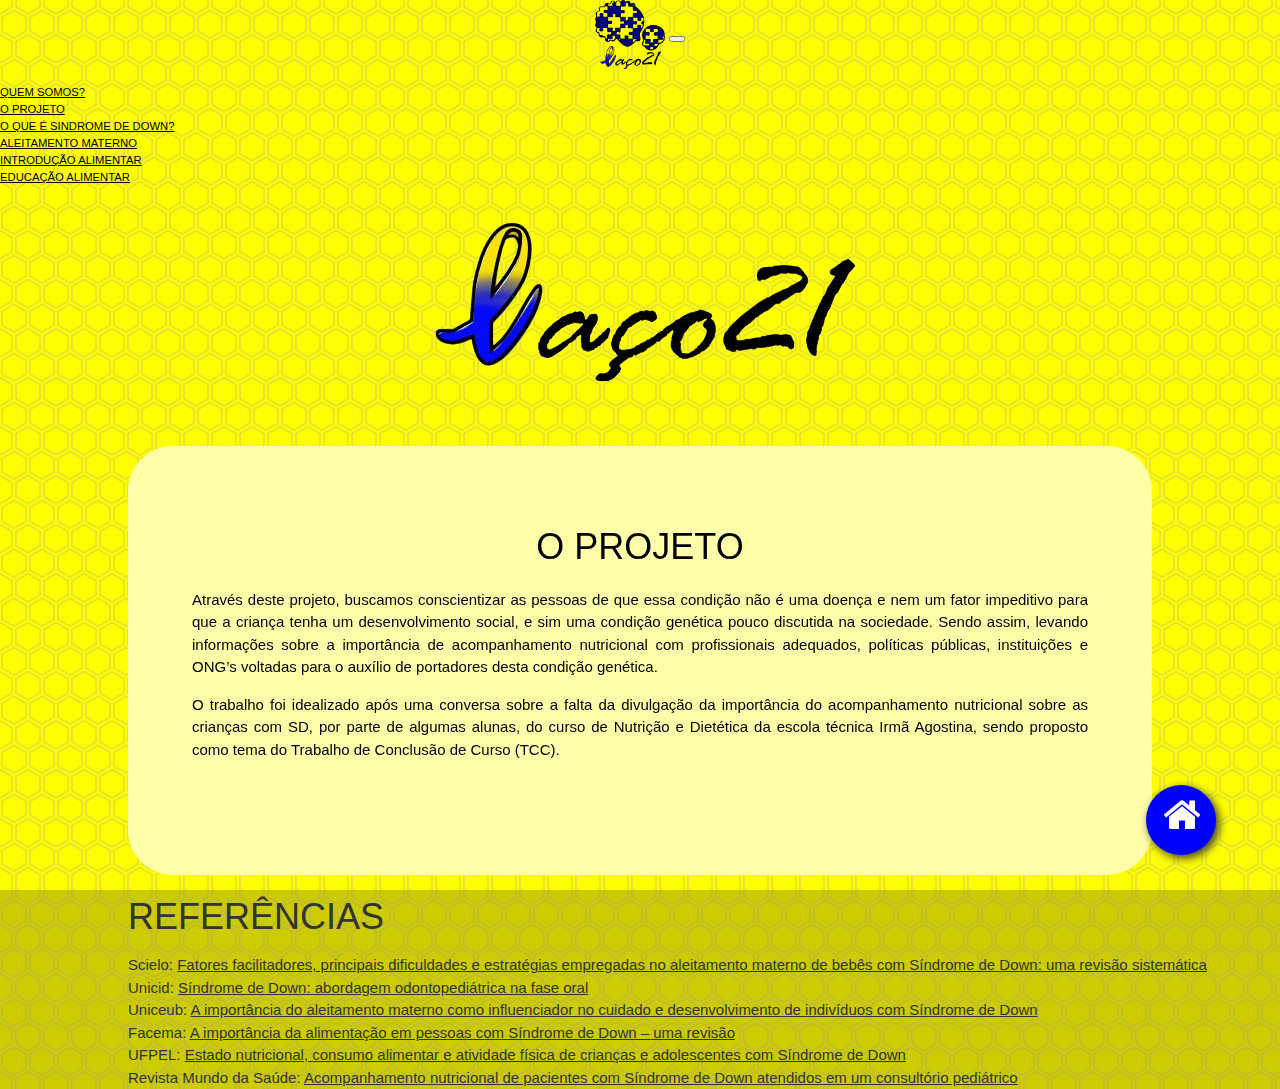
<file: projetos/laco21/o-projeto.html>
<!DOCTYPE html>
	<html lang="pt-br">
	<head>
		<meta charset="UTF-8">
	    <meta name="viewport" content="width=device-width, initial-scale=1, shrink-to-fit=no">

	    <link rel="icon" type="imagem/png" href="resources/icone-laco21-sem-fundo.png" />

	    <link rel="stylesheet" href="https://stackpath.bootstrapcdn.com/bootstrap/4.1.3/css/bootstrap.min.css" integrity="sha384-MCw98/SFnGE8fJT3GXwEOngsV7Zt27NXFoaoApmYm81iuXoPkFOJwJ8ERdknLPMO" crossorigin="anonymous">
		<link rel="stylesheet" href="style/style.css">

		<link rel="stylesheet" href="https://www.w3schools.com/w3css/4/w3.css">
		<link rel="stylesheet" href="https://cdnjs.cloudflare.com/ajax/libs/font-awesome/4.7.0/css/font-awesome.min.css">

		<link rel="stylesheet" href="https://unpkg.com/aos@next/dist/aos.css" />

		<title>Laço 21</title>
	</head>
	<body>
		<nav class="navbar navbar-expand-lg navbar-light navbar-fixed-top">
			<div class="container">
				<a class="navbar-brand" href="#"> <img id="icone-logo" src="resources/logo-laco21-sem-fundo.png"></a>
				<button class="navbar-toggler" type="button" data-toggle="collapse" data-target="#links-menu" aria-controls="links-menu" aria-expanded="false" aria-label="Alterna navegação">
	    			<span class="navbar-toggler-icon"></span>
	  			</button>
				<nav id="links-menu" class="collapse navbar-collapse">
					<ul class="nav navbar-nav ml-auto">
						<li class="nav-item"><a class="nav-link" href="index.html">QUEM SOMOS?<span class="sr-only">(current)</span></a></li>
						<li class="nav-item"><a class="nav-link" href="o-projeto.html">O PROJETO<span class="sr-only">(current)</span></a></li>
						<li class="nav-item"><a class="nav-link" href="o-que-e-sindrome-de-down.html">O QUE É SINDROME DE DOWN?<span class="sr-only">(current)</span></a></li>
						<li class="nav-item"><a class="nav-link" href="aleitamento-materno.html">ALEITAMENTO MATERNO<span class="sr-only">(current)</span></a></li>
						<li class="nav-item"><a class="nav-link" href="introducao-alimentar.html">INTRODUÇÃO ALIMENTAR<span class="sr-only">(current)</span></a></li>
						<li class="nav-item"><a class="nav-link" href="educacao-alimentar.html">EDUCAÇÃO ALIMENTAR<span class="sr-only">(current)</span></a></li>
					</ul>
				</nav>
			</div>
		</nav>

		<div class="header">
			<img src="resources/titulo-laco21-sem-fundo.png">
		</div>


		<div class="corpo">
			
			<h1 id="o-projeto" data-aos="fade-up">O PROJETO</h1>

			<section class="content" data-aos="fade-up">
				<p>Através deste projeto, buscamos conscientizar as pessoas de que essa condição não é uma doença e nem um fator impeditivo para que a criança tenha um desenvolvimento social, e sim uma condição genética pouco discutida na sociedade. Sendo assim, levando informações sobre a importância de acompanhamento nutricional com profissionais adequados, políticas públicas, instituições e ONG’s voltadas para o auxílio de portadores desta condição genética.</p>
				<p>O trabalho foi idealizado após uma conversa sobre a falta da divulgação da importância do acompanhamento nutricional sobre as crianças com SD, por parte de algumas alunas, do curso de Nutrição e Dietética da escola técnica Irmã Agostina, sendo proposto como tema do Trabalho de Conclusão de Curso (TCC).</p>
			</section>


		</div>
			<ul class="referencias"><h1 id="referencias">REFERÊNCIAS</h1>
			<li><span>Scielo:</span>
				<a href="https://www.scielo.br/j/acr/a/D8RxtLrYgY8vkQKRSgQcDbb/?lang=pt&format=html">Fatores facilitadores, principais dificuldades e estratégias empregadas no aleitamento materno de bebês com Síndrome de Down: uma revisão sistemática</a></li>
			<li><span>Unicid:</span>
				<a href="https://publicacoes.unicid.edu.br/index.php/revistadaodontologia/article/view/801/683">Síndrome de Down: abordagem odontopediátrica na fase oral</a></li>
			<li><span>Uniceub:</span>
				<a href="https://repositorio.uniceub.br/jspui/bitstream/prefix/15359/1/21801732%20e%2021805093.pdf">A importância do aleitamento materno como influenciador no cuidado e desenvolvimento de indivíduos com Síndrome de Down</a></li>
			<li><span>Facema:</span>
				<a href="http://www.facema.edu.br/ojs/index.php/ReOnFacema/article/view/200">A importância da alimentação em pessoas com Síndrome de Down – uma revisão</a></li>
			<li><span>UFPEL:</span>
				<a href="http://www.guaiaca.ufpel.edu.br/handle/123456789/1791">Estado nutricional, consumo alimentar e atividade física de crianças e adolescentes com Síndrome de Down</a></li>
			<li><span>Revista Mundo da Saúde:</span>
				<a href="https://revistamundodasaude.emnuvens.com.br/mundodasaude/article/view/758">Acompanhamento nutricional de pacientes com Síndrome de Down atendidos em um consultório pediátrico</a></li>
		</ul>


		<a id="link-topo"href="#"><i class="fa fa-home"></i></a>

		<script src="https://unpkg.com/aos@next/dist/aos.js"></script>
  		<script>
    		AOS.init({
    			duration: 1000,
    			});
  		</script>

		<script src="https://code.jquery.com/jquery-3.3.1.slim.min.js" integrity="sha384-q8i/X+965DzO0rT7abK41JStQIAqVgRVzpbzo5smXKp4YfRvH+8abtTE1Pi6jizo" crossorigin="anonymous"></script>
		<script src="https://cdnjs.cloudflare.com/ajax/libs/popper.js/1.14.3/umd/popper.min.js" integrity="sha384-ZMP7rVo3mIykV+2+9J3UJ46jBk0WLaUAdn689aCwoqbBJiSnjAK/l8WvCWPIPm49" crossorigin="anonymous"></script>
		<script src="https://stackpath.bootstrapcdn.com/bootstrap/4.1.3/js/bootstrap.min.js" integrity="sha384-ChfqqxuZUCnJSK3+MXmPNIyE6ZbWh2IMqE241rYiqJxyMiZ6OW/JmZQ5stwEULTy" crossorigin="anonymous"></script>
	</body>
</file>
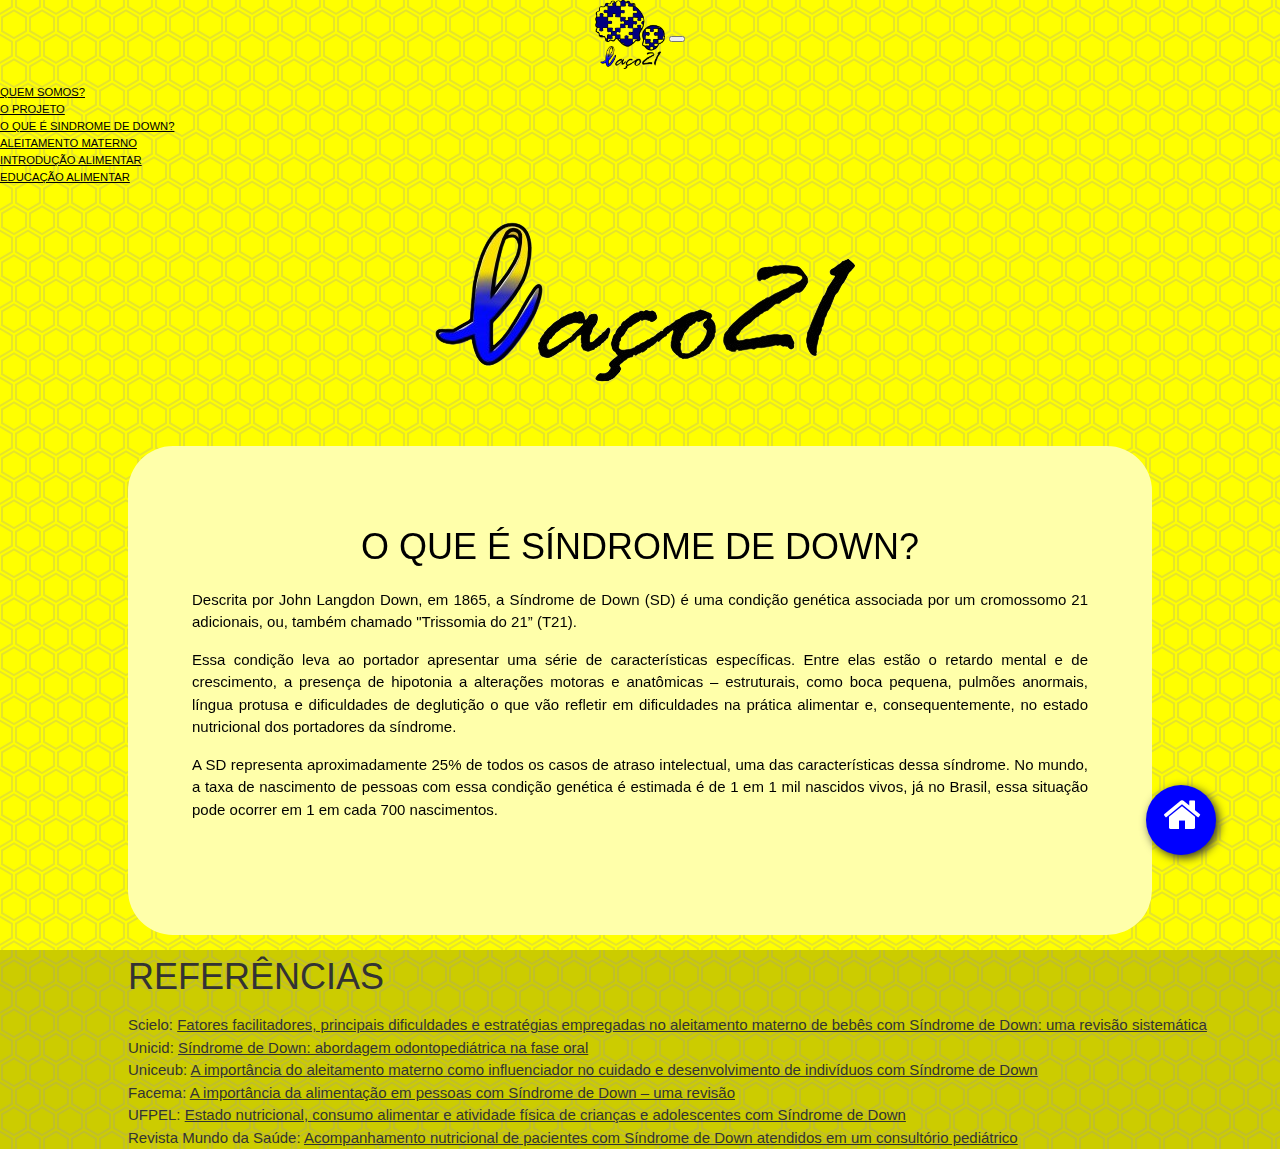
<file: projetos/laco21/o-que-e-sindrome-de-down.html>
<!DOCTYPE html>
	<html lang="pt-br">
	<head>
		<meta charset="UTF-8">
	    <meta name="viewport" content="width=device-width, initial-scale=1, shrink-to-fit=no">

	    <link rel="icon" type="imagem/png" href="resources/icone-laco21-sem-fundo.png" />

	    <link rel="stylesheet" href="https://stackpath.bootstrapcdn.com/bootstrap/4.1.3/css/bootstrap.min.css" integrity="sha384-MCw98/SFnGE8fJT3GXwEOngsV7Zt27NXFoaoApmYm81iuXoPkFOJwJ8ERdknLPMO" crossorigin="anonymous">
		<link rel="stylesheet" href="style/style.css">

		<link rel="stylesheet" href="https://www.w3schools.com/w3css/4/w3.css">
		<link rel="stylesheet" href="https://cdnjs.cloudflare.com/ajax/libs/font-awesome/4.7.0/css/font-awesome.min.css">

		<link rel="stylesheet" href="https://unpkg.com/aos@next/dist/aos.css" />

		<title>Laço 21</title>
	</head>
	<body>
		<nav class="navbar navbar-expand-lg navbar-light navbar-fixed-top">
			<div class="container">
				<a class="navbar-brand" href="#"> <img id="icone-logo" src="resources/logo-laco21-sem-fundo.png"></a>
				<button class="navbar-toggler" type="button" data-toggle="collapse" data-target="#links-menu" aria-controls="links-menu" aria-expanded="false" aria-label="Alterna navegação">
	    			<span class="navbar-toggler-icon"></span>
	  			</button>
				<nav id="links-menu" class="collapse navbar-collapse">
					<ul class="nav navbar-nav ml-auto">
						<li class="nav-item"><a class="nav-link" href="index.html">QUEM SOMOS?<span class="sr-only">(current)</span></a></li>
						<li class="nav-item"><a class="nav-link" href="o-projeto.html">O PROJETO<span class="sr-only">(current)</span></a></li>
						<li class="nav-item"><a class="nav-link" href="o-que-e-sindrome-de-down.html">O QUE É SINDROME DE DOWN?<span class="sr-only">(current)</span></a></li>
						<li class="nav-item"><a class="nav-link" href="aleitamento-materno.html">ALEITAMENTO MATERNO<span class="sr-only">(current)</span></a></li>
						<li class="nav-item"><a class="nav-link" href="introducao-alimentar.html">INTRODUÇÃO ALIMENTAR<span class="sr-only">(current)</span></a></li>
						<li class="nav-item"><a class="nav-link" href="educacao-alimentar.html">EDUCAÇÃO ALIMENTAR<span class="sr-only">(current)</span></a></li>
					</ul>
				</nav>
			</div>
		</nav>

		<div class="header">
			<img src="resources/titulo-laco21-sem-fundo.png">
		</div>

		
		<div class="corpo">
			
		<h1 id="o-que-e-sindrome-de-down" data-aos="fade-up">O QUE É SÍNDROME DE DOWN?</h1>

			<section class="content" data-aos="fade-up">
				<p>Descrita por John Langdon Down, em 1865, a Síndrome de Down (SD) é uma condição genética associada por um cromossomo 21 adicionais, ou, também chamado "Trissomia do 21” (T21).</p>
				<p>Essa condição leva ao portador apresentar uma série de características específicas. Entre elas estão o retardo mental e de crescimento, a presença de hipotonia a alterações motoras e anatômicas – estruturais, como boca pequena, pulmões anormais, língua protusa e dificuldades de deglutição o que vão refletir em dificuldades na prática alimentar e, consequentemente, no estado nutricional dos portadores da síndrome. </p>
				<p>A SD representa aproximadamente 25% de todos os casos de atraso intelectual, uma das características dessa síndrome. No mundo, a taxa de nascimento de pessoas com essa condição genética é estimada é de 1 em 1 mil nascidos vivos, já no Brasil, essa situação pode ocorrer em 1 em cada 700 nascimentos. </p>
			</section>


		</div>
			<ul class="referencias"><h1 id="referencias">REFERÊNCIAS</h1>
			<li><span>Scielo:</span>
				<a href="https://www.scielo.br/j/acr/a/D8RxtLrYgY8vkQKRSgQcDbb/?lang=pt&format=html">Fatores facilitadores, principais dificuldades e estratégias empregadas no aleitamento materno de bebês com Síndrome de Down: uma revisão sistemática</a></li>
			<li><span>Unicid:</span>
				<a href="https://publicacoes.unicid.edu.br/index.php/revistadaodontologia/article/view/801/683">Síndrome de Down: abordagem odontopediátrica na fase oral</a></li>
			<li><span>Uniceub:</span>
				<a href="https://repositorio.uniceub.br/jspui/bitstream/prefix/15359/1/21801732%20e%2021805093.pdf">A importância do aleitamento materno como influenciador no cuidado e desenvolvimento de indivíduos com Síndrome de Down</a></li>
			<li><span>Facema:</span>
				<a href="http://www.facema.edu.br/ojs/index.php/ReOnFacema/article/view/200">A importância da alimentação em pessoas com Síndrome de Down – uma revisão</a></li>
			<li><span>UFPEL:</span>
				<a href="http://www.guaiaca.ufpel.edu.br/handle/123456789/1791">Estado nutricional, consumo alimentar e atividade física de crianças e adolescentes com Síndrome de Down</a></li>
			<li><span>Revista Mundo da Saúde:</span>
				<a href="https://revistamundodasaude.emnuvens.com.br/mundodasaude/article/view/758">Acompanhamento nutricional de pacientes com Síndrome de Down atendidos em um consultório pediátrico</a></li>
		</ul>

		<a id="link-topo"href="#"><i class="fa fa-home"></i></a>

		<script src="https://unpkg.com/aos@next/dist/aos.js"></script>
  		<script>
    		AOS.init({
    			duration: 1000,
    			});
  		</script>

		<script src="https://code.jquery.com/jquery-3.3.1.slim.min.js" integrity="sha384-q8i/X+965DzO0rT7abK41JStQIAqVgRVzpbzo5smXKp4YfRvH+8abtTE1Pi6jizo" crossorigin="anonymous"></script>
		<script src="https://cdnjs.cloudflare.com/ajax/libs/popper.js/1.14.3/umd/popper.min.js" integrity="sha384-ZMP7rVo3mIykV+2+9J3UJ46jBk0WLaUAdn689aCwoqbBJiSnjAK/l8WvCWPIPm49" crossorigin="anonymous"></script>
		<script src="https://stackpath.bootstrapcdn.com/bootstrap/4.1.3/js/bootstrap.min.js" integrity="sha384-ChfqqxuZUCnJSK3+MXmPNIyE6ZbWh2IMqE241rYiqJxyMiZ6OW/JmZQ5stwEULTy" crossorigin="anonymous"></script>
	</body>
</file>
<file: projetos/desenvolvendo-um-menu-hamburguer-e-morphing-menu-com-css-transitions/style/style.css>
body{
	font-family: sans-serif;
	margin: 0;
	padding: 0;
}

.container {
	width: 100%;
	height: 100vh;
	display: flex;
	justify-content: center;
	align-items: center;
}

.card {
	height: 400px;
	width: 500px;
	background-image: url('../resources/img/fundo-projetos.jpg');
	background-position: center;
}
</file>
<file: projetos/jogo-da-memoria-braw-stars/style/style.css>
*{
    padding: 0;
    margin: 0;
    box-sizing: border-box;
}

body{
    height: 100vh;
    display: flex;
    background-color: #d0d33f;
}

.memory-game{
    height: 640px;
    width: 640px;
    margin: auto;
    display: flex;
    flex-wrap: wrap;
    perspective: 1000px;
}

.card{
    height: calc(33.333% - 10px);
    width: calc(25% - 10px);
    margin: 5px;
    position: relative;
    border-radius: 5px;
    /*box-shadow: 1px 1px 1px rgba(1, 1, 1, 0.3);*/
    cursor: pointer;
    transform: scale(1);
    transform-style: preserve-3d; /*não deixa o elemento achatado quando esta se virando*/
    transition: transform .9s;
    background: url("../resources/img/fundo-cartas.jpg");
}

.card:active{
    transform: scale(0.97);
    transition: transform 0.3s;
}

.card-front,
.card-back{
    width: 100%;
    height: 100%;
    object-fit: cover;
    position: absolute;
    backface-visibility: hidden; /*esconde o elemento quando ele esta ao contrario */
}

.card-front{
    transform: rotateY(180deg);
}

/*===================FLIP CARD ANIMATION==============*/
.card.flip{
    transform: rotateY(180deg);
}
</file>
<file: projetos/laco21/style/style.css>
html {
	scroll-behavior: smooth;
	margin: 0;
}

body {
	text-align: center;
	margin: 0;
	padding: 0;
	background-color: yellow;
    	background-image: url("data:image/svg+xml,%3Csvg xmlns='http://www.w3.org/2000/svg' width='28' height='49' viewBox='0 0 28 49'%3E%3Cg fill-rule='evenodd'%3E%3Cg id='hexagons' fill='%239C92AC' fill-opacity='0.25' fill-rule='nonzero'%3E%3Cpath d='M13.99 9.25l13 7.5v15l-13 7.5L1 31.75v-15l12.99-7.5zM3 17.9v12.7l10.99 6.34 11-6.35V17.9l-11-6.34L3 17.9zM0 15l12.98-7.5V0h-2v6.35L0 12.69v2.3zm0 18.5L12.98 41v8h-2v-6.85L0 35.81v-2.3zM15 0v7.5L27.99 15H28v-2.31h-.01L17 6.35V0h-2zm0 49v-8l12.99-7.5H28v2.31h-.01L17 42.15V49h-2z'/%3E%3C/g%3E%3C/g%3E%3C/svg%3E"), linear-gradient(to right top, #ff0, #ff0, #ff0, #ff0, #ff0);
}
section{
	width: 100%;
}

h1{
	width: 100%;
	font-size: 30px;
}
h2{
	width: 100%;
	font-size: 25px;
}

ul{
	padding-left: 0;
	list-style: none;
}

.header{
	margin-bottom: 5%;
	max-width: 100vw;
}

.header img{
	max-width: 100vw;
}
.navbar{
	flex-wrap: nowrap;
}
#link-topo{
	text-decoration: none;
	color: white;
	background-color: blue;
	height: 70px;
	width: 70px;
	padding-bottom: auto;
	position: fixed;
	right: 5vw;
	bottom: 5vh;
	box-shadow: 3px 3px 10px #333;
	border-radius: 100%;
	font-size: 40px;
}

/*.container {
	display: flex;
	text-decoration: none;
	position: fixed;
	top: 0vh;
	background-color: blue;
	width: 100%;
	color: white;
}
*/
.nav-item{
	font-size: 75%;
	border-radius: 5vh;
}

.nav-item:hover{
	background-color: #990;
	transition: 0.5s;
	color: white;
}

#nossa-equipe img{
	margin-bottom: 20px;
	border-radius: 100%;
	height: 200px;
	width: 200px;
	object-fit: cover;
	box-shadow: 3px 3px 10px #333;
}
#nossa-equipe{
	display: flex;
	flex-wrap: wrap;
	justify-content: center;
}

.aluno {
	max-width: 300px;
	align-items: center;
	border: 3px solid rgba(0, 0, 255, .5);
	border-radius: 2vh;
	margin: 10px;
	padding: 5px;
}

.aluno h3 {
	min-height: 70px;
}

.referencias{
	padding-left: 10vw;
	margin-bottom: 0;
	text-align: left;
	justify-content: left;
	text-decoration: none;
	color: #333;
	background-image: url("data:image/svg+xml,%3Csvg xmlns='http://www.w3.org/2000/svg' width='28' height='49' viewBox='0 0 28 49'%3E%3Cg fill-rule='evenodd'%3E%3Cg id='hexagons' fill='%239C92AC' fill-opacity='0.25' fill-rule='nonzero'%3E%3Cpath d='M13.99 9.25l13 7.5v15l-13 7.5L1 31.75v-15l12.99-7.5zM3 17.9v12.7l10.99 6.34 11-6.35V17.9l-11-6.34L3 17.9zM0 15l12.98-7.5V0h-2v6.35L0 12.69v2.3zm0 18.5L12.98 41v8h-2v-6.85L0 35.81v-2.3zM15 0v7.5L27.99 15H28v-2.31h-.01L17 6.35V0h-2zm0 49v-8l12.99-7.5H28v2.31h-.01L17 42.15V49h-2z'/%3E%3C/g%3E%3C/g%3E%3C/svg%3E"), linear-gradient(to right top, #cc0, #cc0, #cc0, #cc0, #cc0);
}
#icone-logo {
	width: 70px;
}

#icone-logo img {
	object-fit: cover;
	height: 70px;
	width: 70px;
	margin-right: 20px;
}

.content {
	padding-right: 5vw;
	padding-left: 5vw;
	margin-bottom: 50px;
}

.content p{
	text-align: justify;
}

.content ul{
	text-align: left;
}

.corpo {
	background-color: #ffa;
	border-radius: 5vh;
	margin: 0 10% 0 10%;
	padding: 5% 0 5% 0;
}

#logo-grande{
	max-width: 100%;
	height: 100%;
	object-fit: fill;
}

.logo-info ul, li, p{
	text-align: left;
	justify-content: left;
	text-decoration: none;
}

/*#quem-somos {
	margin-top: 120px;
}*/
</file>
